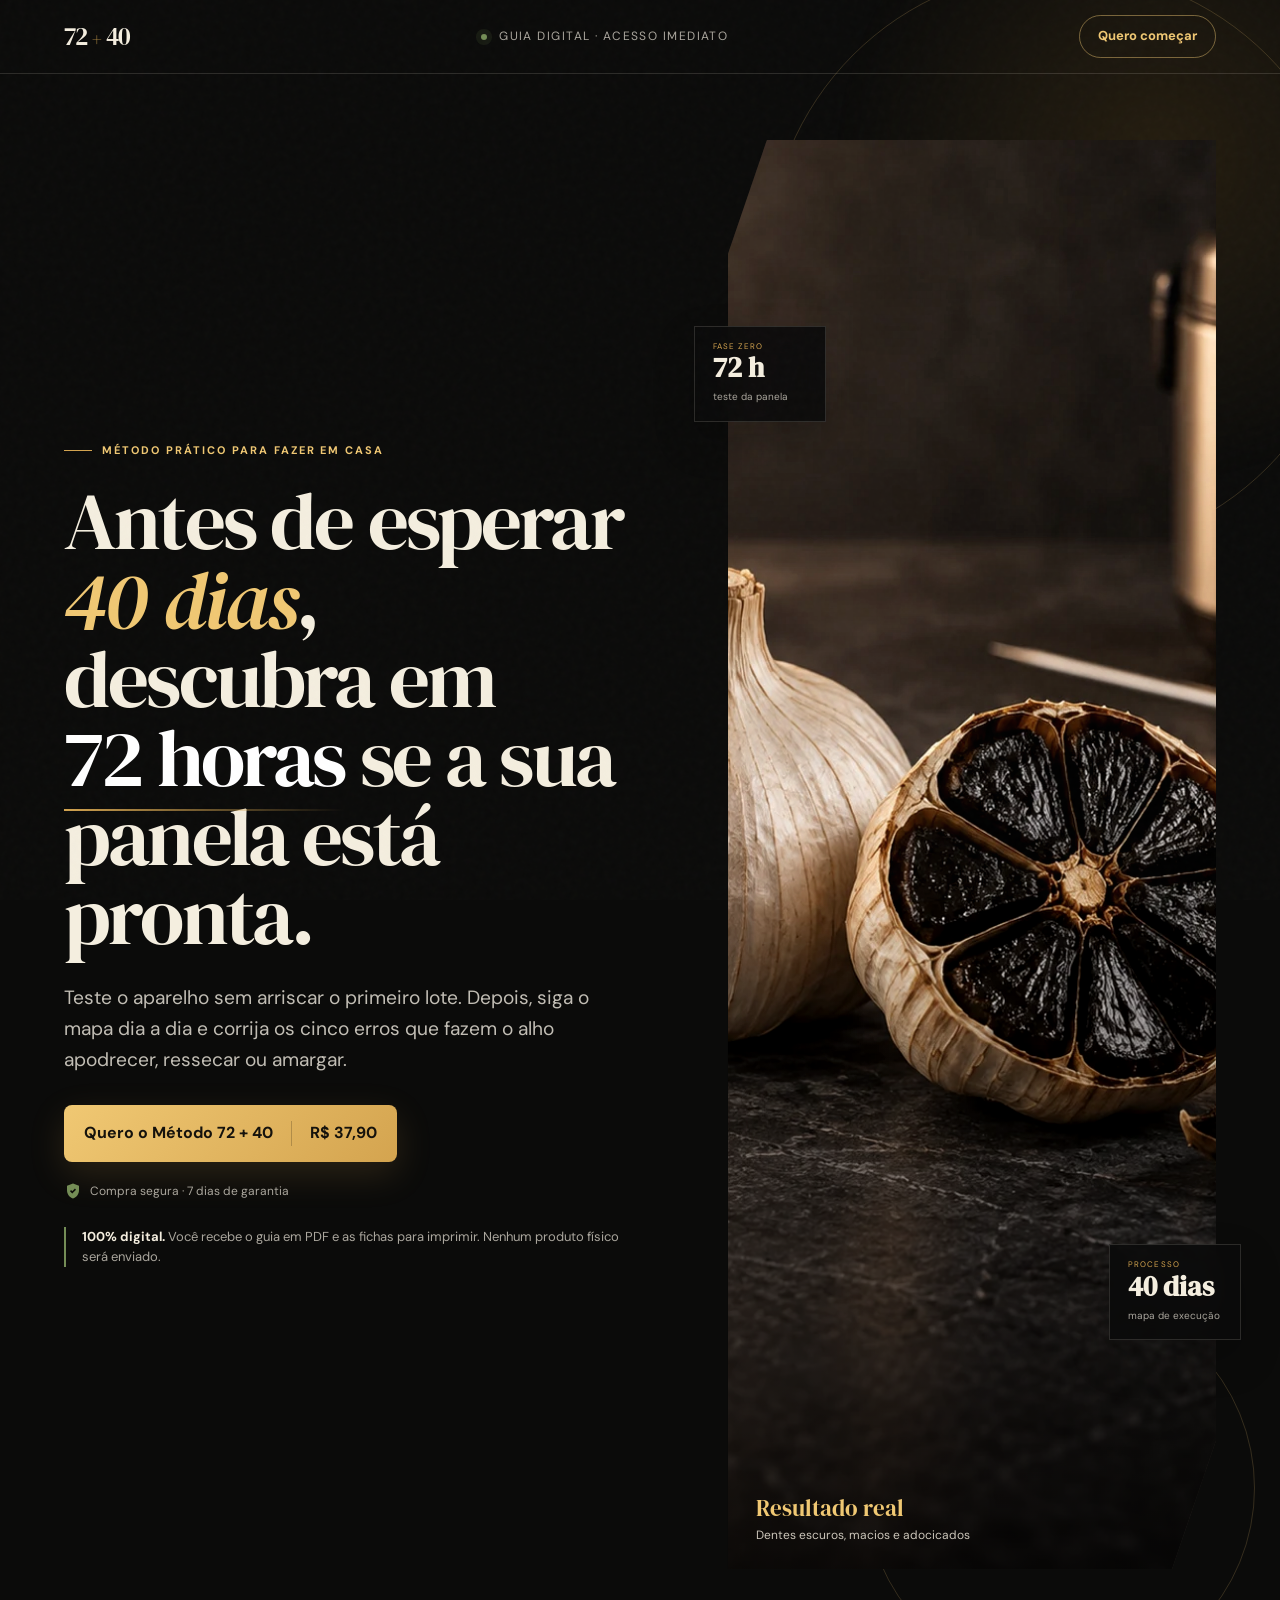
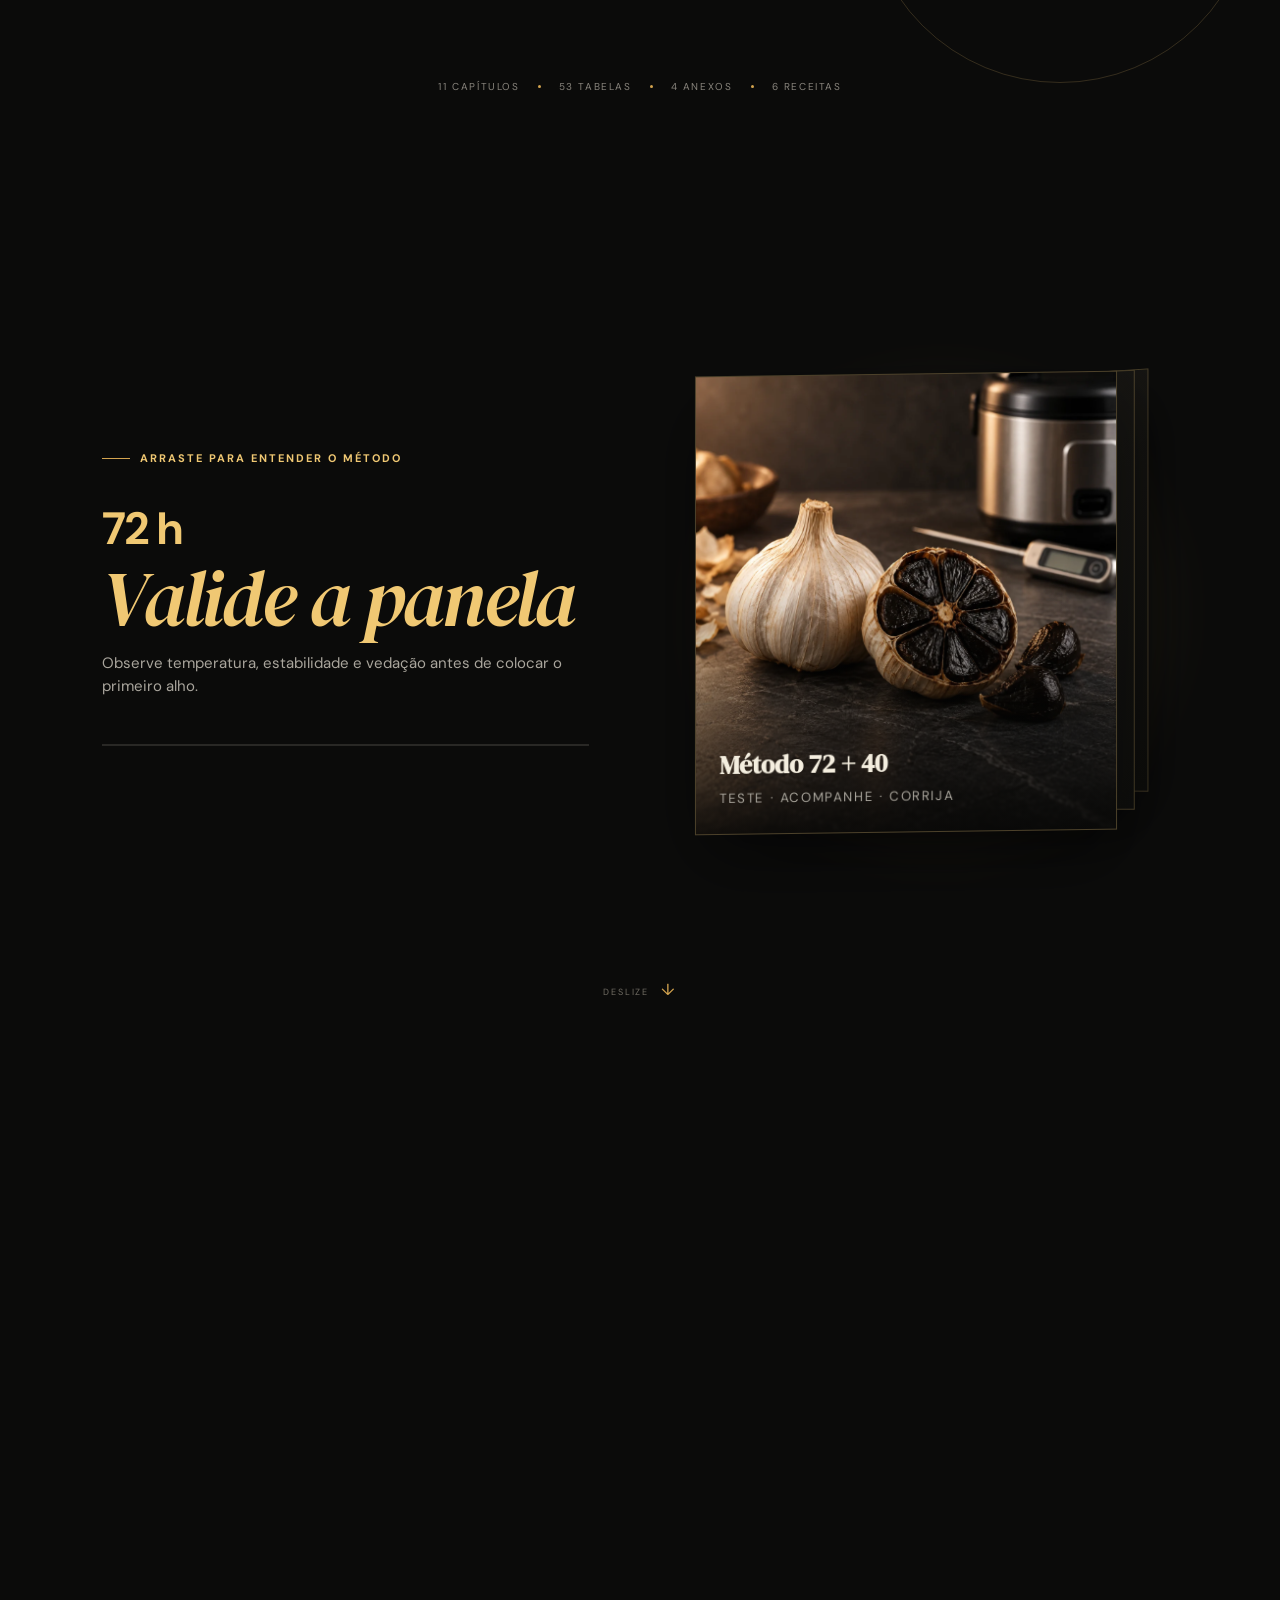
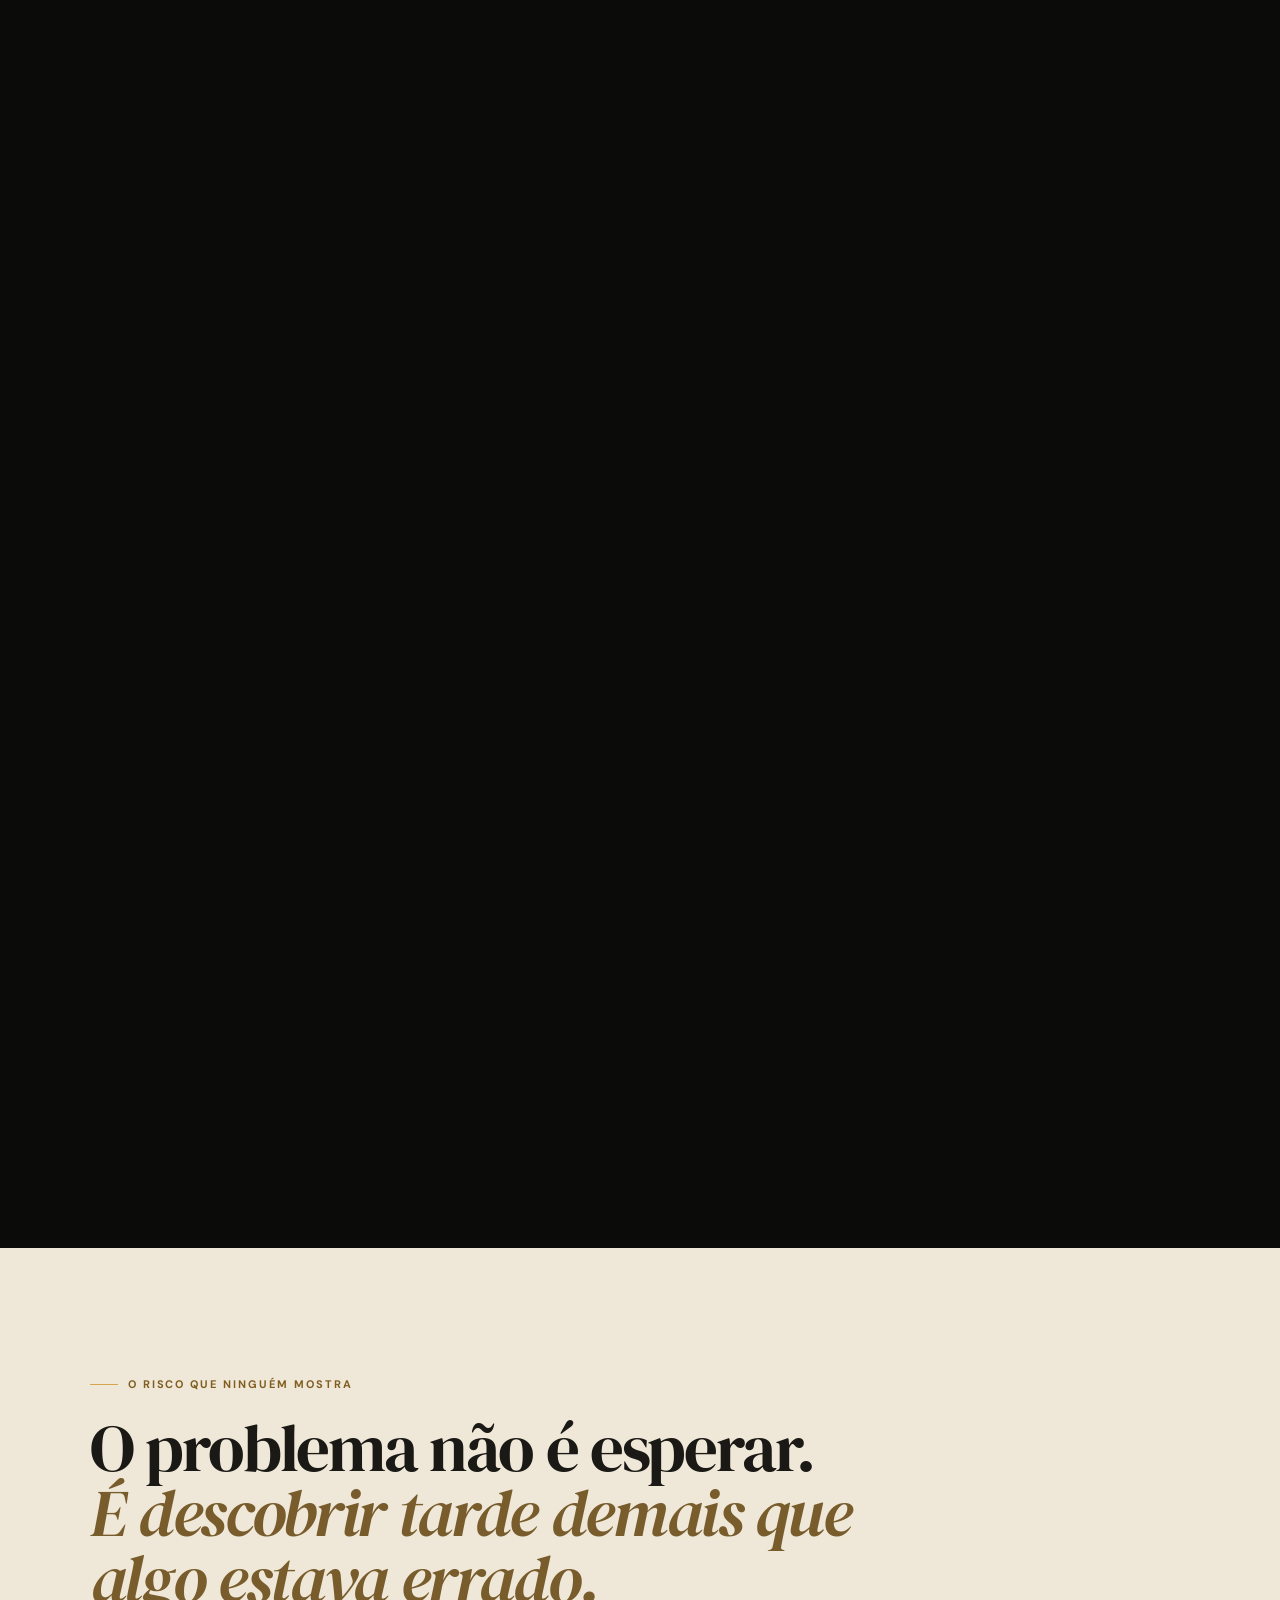
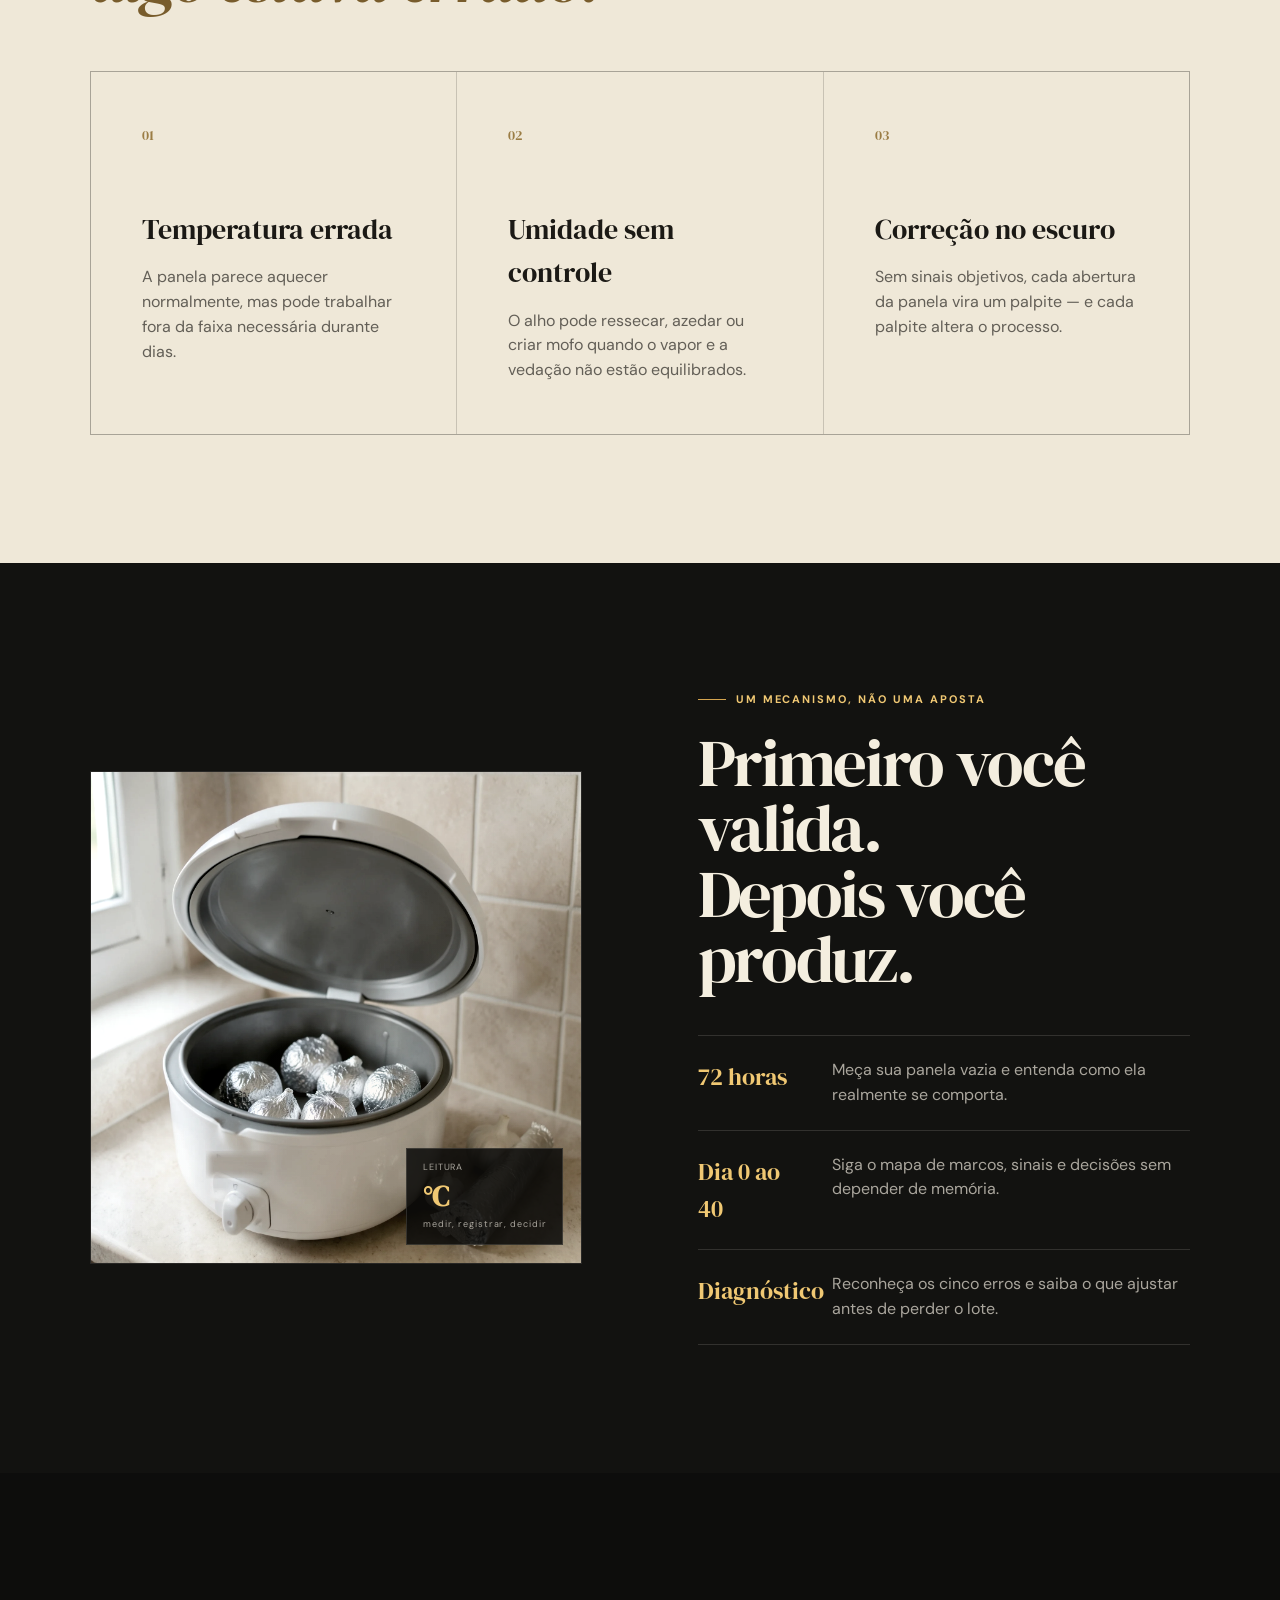
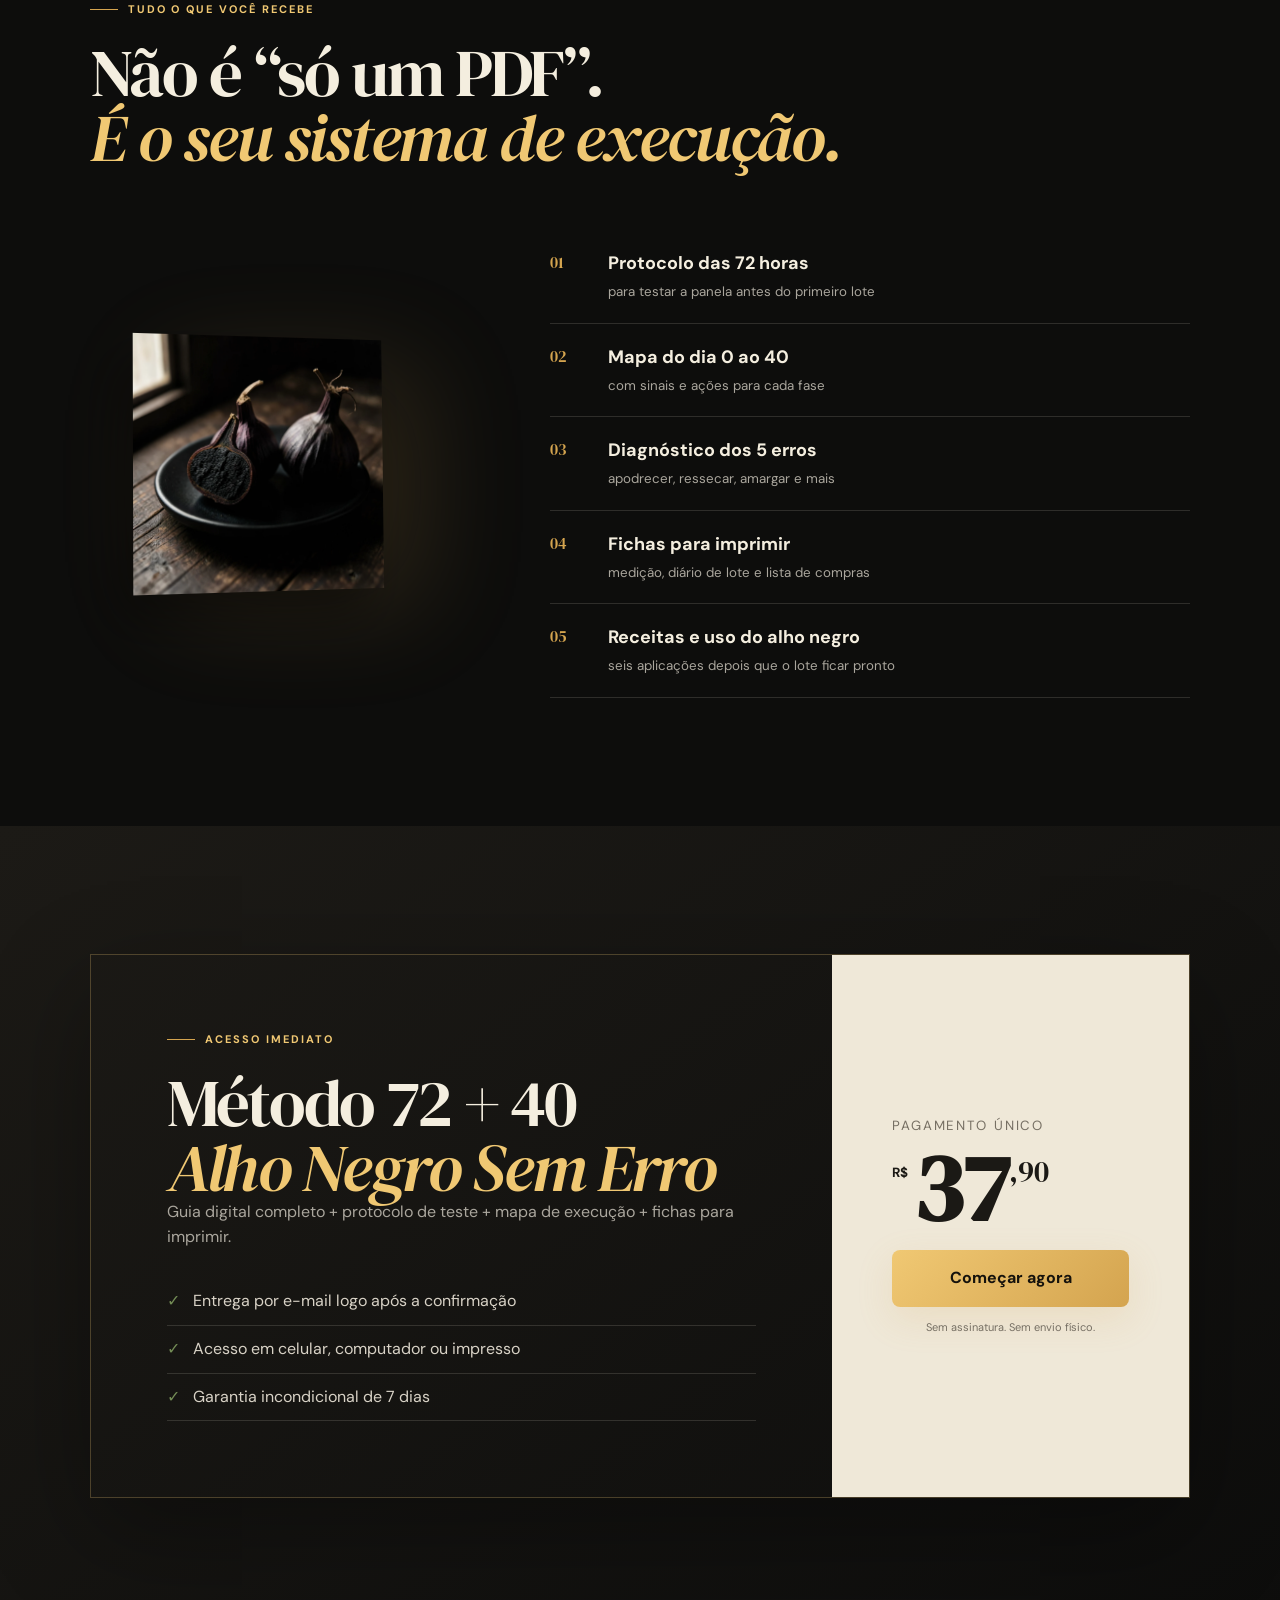
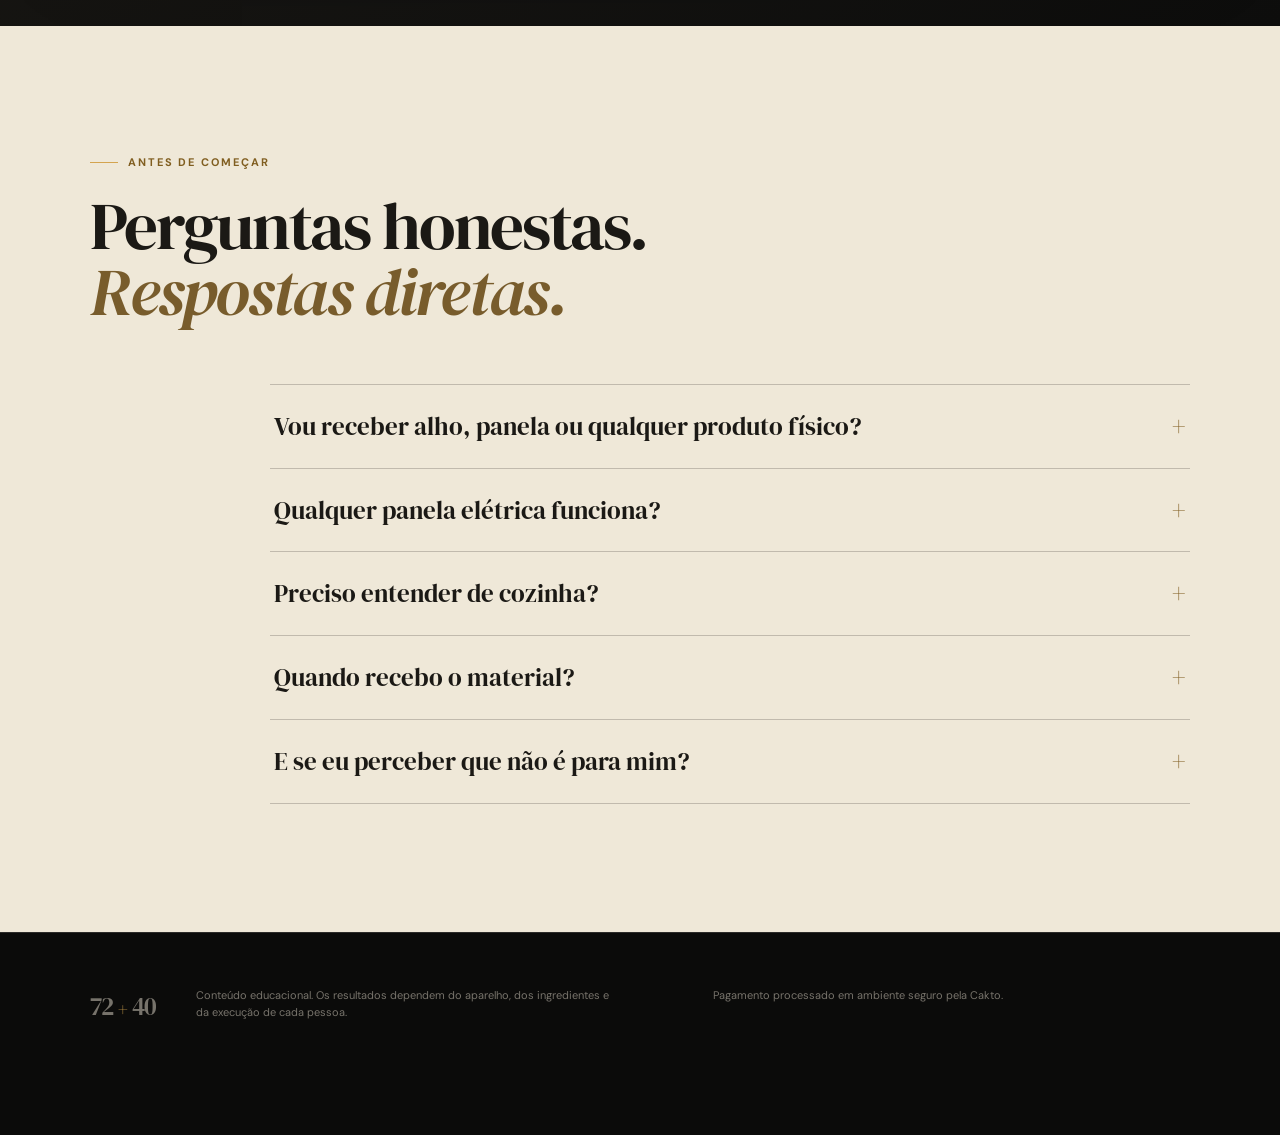
<file: index.html>
<!doctype html>
<html lang="pt-BR">
<head>
  <meta charset="utf-8">
  <meta name="viewport" content="width=device-width,initial-scale=1">
  <title>Método 72 + 40 — Alho Negro Sem Erro</title>
  <meta name="description" content="Teste sua panela em 72 horas e siga um mapa prático de 40 dias para fazer alho negro em casa sem perder o lote.">
  <meta name="theme-color" content="#0b0b0a">
  <link rel="preconnect" href="https://fonts.googleapis.com">
  <link rel="preconnect" href="https://fonts.gstatic.com" crossorigin>
  <link href="https://fonts.googleapis.com/css2?family=DM+Sans:wght@400;500;600;700&family=DM+Serif+Display:ital@0;1&display=swap" rel="stylesheet">
  <link rel="stylesheet" href="styles.css">
  <script>
    window.__PIXEL_ID = '3699249533558735';
    !function(f,b,e,v,n,t,s){if(f.fbq)return;n=f.fbq=function(){n.callMethod?
    n.callMethod.apply(n,arguments):n.queue.push(arguments)};if(!f._fbq)f._fbq=n;
    n.push=n;n.loaded=!0;n.version='2.0';n.queue=[];t=b.createElement(e);t.async=!0;
    t.src=v;s=b.getElementsByTagName(e)[0];s.parentNode.insertBefore(t,s)}(window,
    document,'script','https://connect.facebook.net/en_US/fbevents.js');
    fbq('init', window.__PIXEL_ID);
    fbq('track', 'PageView');
    fbq('track', 'ViewContent', {
      content_name: 'Método 72 + 40 — Alho Negro Sem Erro',
      content_ids: ['AN-METODO-72-40'],
      content_type: 'product',
      value: 37.90,
      currency: 'BRL'
    });
  </script>
  <noscript><img height="1" width="1" style="display:none" src="https://www.facebook.com/tr?id=3699249533558735&ev=PageView&noscript=1" alt=""></noscript>
</head>
<body>
  <header class="topbar">
    <a class="brand" href="#inicio" aria-label="Método 72 + 40 — início">
      <span class="brand-mark">72</span><span class="brand-cross">+</span><span class="brand-mark">40</span>
    </a>
    <div class="top-proof"><span></span> Guia digital · acesso imediato</div>
    <a class="top-cta js-checkout" href="https://pay.cakto.com.br/nifwe6v_1089960">Quero começar</a>
  </header>

  <main>
    <section class="hero" id="inicio">
      <div class="hero-glow" aria-hidden="true"></div>
      <div class="hero-copy reveal">
        <div class="eyebrow"><i></i> Método prático para fazer em casa</div>
        <h1>Antes de esperar <em>40 dias</em>, descubra em <strong>72 horas</strong> se a sua panela está pronta.</h1>
        <p class="hero-lead">Teste o aparelho sem arriscar o primeiro lote. Depois, siga o mapa dia a dia e corrija os cinco erros que fazem o alho apodrecer, ressecar ou amargar.</p>
        <div class="hero-actions">
          <a class="button button-primary js-checkout" href="https://pay.cakto.com.br/nifwe6v_1089960">
            <span>Quero o Método 72 + 40</span><b>R$ 37,90</b>
          </a>
          <div class="microcopy"><svg viewBox="0 0 24 24" aria-hidden="true"><path d="M12 2l8 3v6c0 5-3.4 9.7-8 11-4.6-1.3-8-6-8-11V5l8-3zm-1 13.2l5-5-1.4-1.4-3.6 3.6-1.6-1.6L8 12.2l3 3z"/></svg> Compra segura · 7 dias de garantia</div>
        </div>
        <div class="digital-note">
          <b>100% digital.</b> Você recebe o guia em PDF e as fichas para imprimir. Nenhum produto físico será enviado.
        </div>
      </div>

      <div class="hero-stage reveal" aria-label="Alho negro verdadeiro, panela elétrica e termômetro">
        <div class="orbit orbit-one"></div>
        <div class="orbit orbit-two"></div>
        <figure class="hero-photo">
          <img src="assets/alho-negro-hero.webp" width="1200" height="1429" alt="Bulbo de alho e alho negro com dentes bem definidos ao lado de uma panela elétrica e termômetro">
          <figcaption><span>Resultado real</span> Dentes escuros, macios e adocicados</figcaption>
        </figure>
        <div class="data-card data-a"><small>FASE ZERO</small><strong>72 h</strong><span>teste da panela</span></div>
        <div class="data-card data-b"><small>PROCESSO</small><strong>40 dias</strong><span>mapa de execução</span></div>
      </div>

      <div class="hero-proof reveal">
        <span>11 capítulos</span><i></i><span>53 tabelas</span><i></i><span>4 anexos</span><i></i><span>6 receitas</span>
      </div>
    </section>

    <section class="scroll-lab" aria-label="Jornada interativa do método">
      <div class="scroll-sticky">
        <div class="scroll-copy">
          <div class="eyebrow"><i></i> Arraste para entender o método</div>
          <h2><span id="scroll-day">72 h</span><br><em id="scroll-title">Valide a panela</em></h2>
          <p id="scroll-text">Observe temperatura, estabilidade e vedação antes de colocar o primeiro alho.</p>
          <div class="scroll-meter"><i id="scroll-meter-fill"></i></div>
        </div>
        <div class="scroll-object" id="scroll-object">
          <div class="object-glow"></div>
          <div class="object-card object-back"><span>40</span><small>dias acompanhados</small></div>
          <div class="object-card object-mid"><span>5</span><small>erros diagnosticados</small></div>
          <div class="object-card object-front">
            <img src="assets/alho-negro-hero.webp" alt="Alho negro verdadeiro em uma composição tridimensional">
            <div><b>Método 72 + 40</b><small>teste · acompanhe · corrija</small></div>
          </div>
        </div>
        <div class="scroll-hint">deslize <span>↓</span></div>
      </div>
    </section>

    <section class="truth section-pad">
      <div class="section-heading reveal">
        <div class="eyebrow"><i></i> O risco que ninguém mostra</div>
        <h2>O problema não é esperar.<br><em>É descobrir tarde demais que algo estava errado.</em></h2>
      </div>
      <div class="truth-grid">
        <article class="truth-card reveal">
          <span class="card-num">01</span>
          <h3>Temperatura errada</h3>
          <p>A panela parece aquecer normalmente, mas pode trabalhar fora da faixa necessária durante dias.</p>
        </article>
        <article class="truth-card reveal">
          <span class="card-num">02</span>
          <h3>Umidade sem controle</h3>
          <p>O alho pode ressecar, azedar ou criar mofo quando o vapor e a vedação não estão equilibrados.</p>
        </article>
        <article class="truth-card reveal">
          <span class="card-num">03</span>
          <h3>Correção no escuro</h3>
          <p>Sem sinais objetivos, cada abertura da panela vira um palpite — e cada palpite altera o processo.</p>
        </article>
      </div>
    </section>

    <section class="mechanism section-pad">
      <div class="mechanism-visual reveal">
        <div class="machine">
          <img src="assets/panela.webp" alt="Panela elétrica usada no processo de alho negro">
          <div class="scanline"></div>
          <div class="temp-readout"><small>LEITURA</small><b>°C</b><span>medir, registrar, decidir</span></div>
        </div>
      </div>
      <div class="mechanism-copy reveal">
        <div class="eyebrow"><i></i> Um mecanismo, não uma aposta</div>
        <h2>Primeiro você valida.<br>Depois você produz.</h2>
        <ol class="steps">
          <li><b>72 horas</b><span>Meça sua panela vazia e entenda como ela realmente se comporta.</span></li>
          <li><b>Dia 0 ao 40</b><span>Siga o mapa de marcos, sinais e decisões sem depender de memória.</span></li>
          <li><b>Diagnóstico</b><span>Reconheça os cinco erros e saiba o que ajustar antes de perder o lote.</span></li>
        </ol>
      </div>
    </section>

    <section class="stack section-pad" id="metodo">
      <div class="section-heading reveal">
        <div class="eyebrow"><i></i> Tudo o que você recebe</div>
        <h2>Não é “só um PDF”.<br><em>É o seu sistema de execução.</em></h2>
      </div>
      <div class="stack-shell reveal">
        <div class="stack-book">
          <img src="assets/capa-guia.webp" alt="Capa do guia Alho Negro em Casa">
          <div class="book-shadow"></div>
        </div>
        <div class="stack-list">
          <div><span>01</span><p><b>Protocolo das 72 horas</b><small>para testar a panela antes do primeiro lote</small></p></div>
          <div><span>02</span><p><b>Mapa do dia 0 ao 40</b><small>com sinais e ações para cada fase</small></p></div>
          <div><span>03</span><p><b>Diagnóstico dos 5 erros</b><small>apodrecer, ressecar, amargar e mais</small></p></div>
          <div><span>04</span><p><b>Fichas para imprimir</b><small>medição, diário de lote e lista de compras</small></p></div>
          <div><span>05</span><p><b>Receitas e uso do alho negro</b><small>seis aplicações depois que o lote ficar pronto</small></p></div>
        </div>
      </div>
    </section>

    <section class="offer section-pad" id="oferta">
      <div class="offer-card reveal">
        <div class="offer-copy">
          <div class="eyebrow"><i></i> Acesso imediato</div>
          <h2>Método 72 + 40<br><em>Alho Negro Sem Erro</em></h2>
          <p>Guia digital completo + protocolo de teste + mapa de execução + fichas para imprimir.</p>
          <ul>
            <li>Entrega por e-mail logo após a confirmação</li>
            <li>Acesso em celular, computador ou impresso</li>
            <li>Garantia incondicional de 7 dias</li>
          </ul>
        </div>
        <div class="price-box">
          <small>Pagamento único</small>
          <div class="price"><sup>R$</sup><strong>37</strong><span>,90</span></div>
          <a class="button button-primary js-checkout" href="https://pay.cakto.com.br/nifwe6v_1089960">Começar agora</a>
          <p>Sem assinatura. Sem envio físico.</p>
        </div>
      </div>
    </section>

    <section class="faq section-pad">
      <div class="section-heading reveal">
        <div class="eyebrow"><i></i> Antes de começar</div>
        <h2>Perguntas honestas.<br><em>Respostas diretas.</em></h2>
      </div>
      <div class="faq-list">
        <details class="reveal"><summary>Vou receber alho, panela ou qualquer produto físico?</summary><p>Não. Esta oferta é um guia 100% digital, com material em PDF e fichas que você pode imprimir em casa.</p></details>
        <details class="reveal"><summary>Qualquer panela elétrica funciona?</summary><p>Não dá para prometer isso sem medir. É exatamente por isso que o método começa pelo protocolo de 72 horas: ele ajuda você a entender se o seu aparelho mantém o comportamento necessário antes de arriscar o alho.</p></details>
        <details class="reveal"><summary>Preciso entender de cozinha?</summary><p>Não. O método foi organizado como uma sequência prática de medições, sinais e decisões, inclusive com uma lista dos erros mais comuns.</p></details>
        <details class="reveal"><summary>Quando recebo o material?</summary><p>O acesso é enviado por e-mail depois da confirmação do pagamento.</p></details>
        <details class="reveal"><summary>E se eu perceber que não é para mim?</summary><p>Você pode solicitar o reembolso dentro do prazo de 7 dias previsto na oferta.</p></details>
      </div>
    </section>
  </main>

  <footer>
    <a class="brand" href="#inicio"><span class="brand-mark">72</span><span class="brand-cross">+</span><span class="brand-mark">40</span></a>
    <p>Conteúdo educacional. Os resultados dependem do aparelho, dos ingredientes e da execução de cada pessoa.</p>
    <p>Pagamento processado em ambiente seguro pela Cakto.</p>
  </footer>

  <div class="mobile-buy">
    <div><small>Guia digital</small><b>R$ 37,90</b></div>
    <a class="js-checkout" href="https://pay.cakto.com.br/nifwe6v_1089960">Quero começar</a>
  </div>

  <script src="app.js"></script>
</body>
</html>
</file>
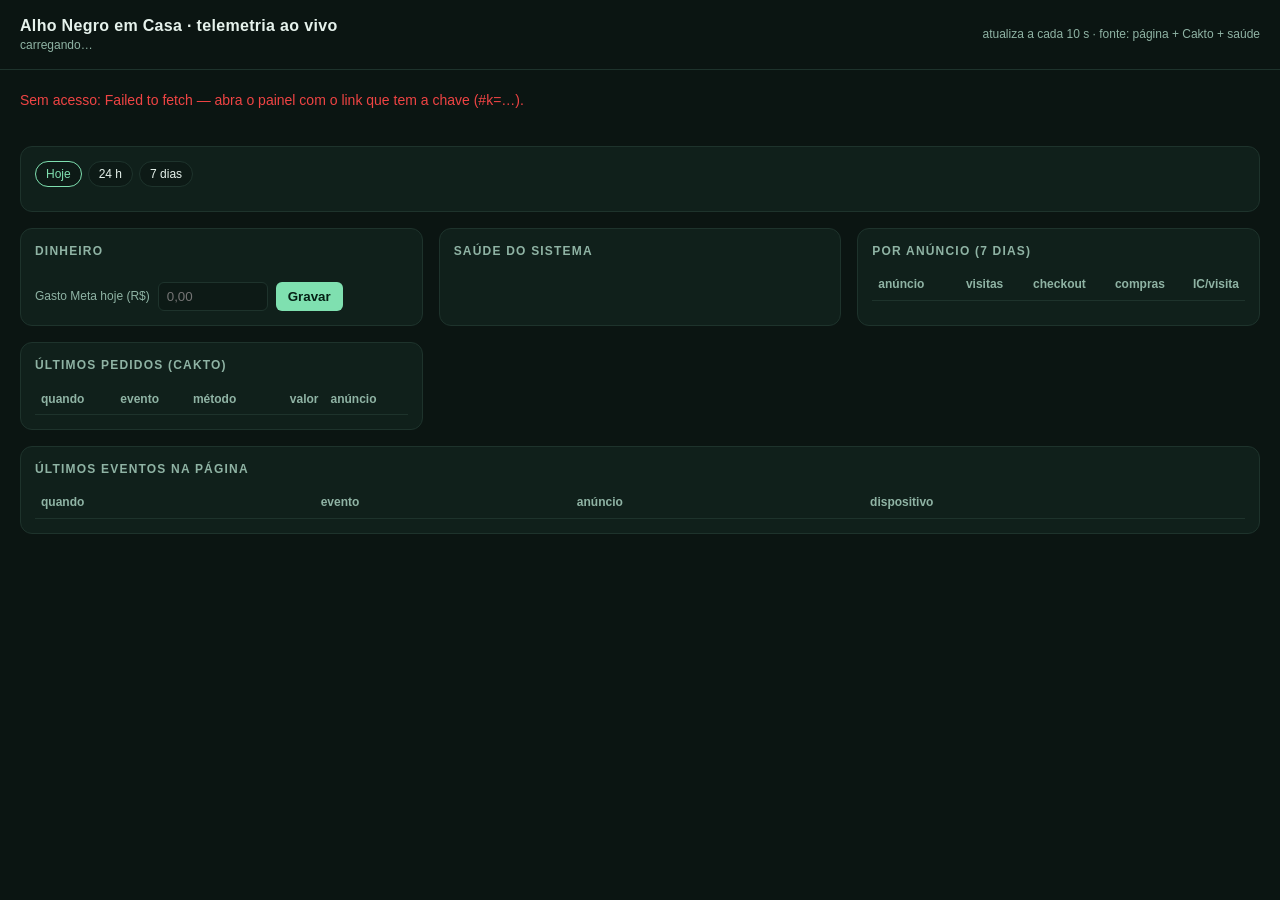
<file: telemetria/index.html>
<!doctype html><html lang="pt-BR"><head><meta charset="utf-8"><meta name="viewport" content="width=device-width,initial-scale=1"><title>Telemetria · Alho Negro em Casa</title>
<meta name="robots" content="noindex,nofollow">
<style>
:root{--bg:#0b1512;--pan:#10201b;--tx:#e6f2ec;--mut:#8fb3a4;--ok:#22c55e;--warn:#f59e0b;--bad:#ef4444;--acc:#7fe0b0;--line:#1e332c}
*{box-sizing:border-box}body{margin:0;background:var(--bg);color:var(--tx);font:14px/1.45 -apple-system,Segoe UI,Roboto,sans-serif}
header{display:flex;justify-content:space-between;align-items:center;padding:14px 20px;border-bottom:1px solid var(--line)}
h1{font-size:16px;margin:0;font-weight:600;letter-spacing:.02em}.sub{color:var(--mut);font-size:12px}
main{padding:16px 20px;display:grid;gap:16px;grid-template-columns:repeat(auto-fit,minmax(320px,1fr))}
.card{background:var(--pan);border:1px solid var(--line);border-radius:12px;padding:14px}
.card h2{font-size:12px;color:var(--mut);margin:0 0 10px;font-weight:600;text-transform:uppercase;letter-spacing:.1em}
.funil{display:grid;grid-template-columns:repeat(4,1fr);gap:8px}.funil .st{background:#0d1a16;border-radius:8px;padding:10px;text-align:center}
.st b{display:block;font-size:26px;font-weight:700;font-variant-numeric:tabular-nums}.st span{font-size:11px;color:var(--mut)}.st i{display:block;font-style:normal;font-size:11px;color:var(--acc)}
table{width:100%;border-collapse:collapse;font-size:12px}th,td{text-align:left;padding:6px 6px;border-bottom:1px solid var(--line)}th{color:var(--mut);font-weight:600}td.n,th.n{text-align:right;font-variant-numeric:tabular-nums}
.dot{display:inline-block;width:9px;height:9px;border-radius:50%;margin-right:6px;vertical-align:middle}.ok{background:var(--ok)}.bad{background:var(--bad)}.warn{background:var(--warn)}
.tabs{display:flex;gap:6px;margin-bottom:10px}.tabs button{background:#0d1a16;border:1px solid var(--line);color:var(--tx);padding:5px 10px;border-radius:999px;cursor:pointer;font-size:12px}.tabs button.on{border-color:var(--acc);color:var(--acc)}
.kpi{display:grid;grid-template-columns:repeat(3,1fr);gap:8px}.kpi div{background:#0d1a16;border-radius:8px;padding:10px}.kpi b{font-size:20px;display:block;font-variant-numeric:tabular-nums}.kpi span{font-size:11px;color:var(--mut)}
input{background:#0d1a16;border:1px solid var(--line);color:var(--tx);padding:6px 8px;border-radius:6px;width:110px}button.b{background:var(--acc);color:#052015;border:0;padding:7px 12px;border-radius:6px;font-weight:600;cursor:pointer}
.gate{font-size:12px;color:var(--mut)}.gate b{color:var(--tx)}.alert{color:var(--warn)}
#erro{color:var(--bad);padding:20px}
</style></head><body>
<header><div><h1>Alho Negro em Casa · telemetria ao vivo</h1><div class="sub" id="status">carregando…</div></div><div class="sub">atualiza a cada 10 s · fonte: página + Cakto + saúde</div></header>
<div id="erro" hidden></div>
<main id="app" hidden>
 <section class="card" style="grid-column:1/-1">
  <div class="tabs"><button data-j="hoje" class="on">Hoje</button><button data-j="24h">24 h</button><button data-j="7d">7 dias</button></div>
  <div class="funil" id="funil"></div>
 </section>
 <section class="card"><h2>Dinheiro</h2><div class="kpi" id="kpi"></div>
  <p class="gate" id="gates"></p>
  <div style="margin-top:8px;display:flex;gap:8px;align-items:center;flex-wrap:wrap"><span class="sub">Gasto Meta hoje (R$)</span><input id="gasto" type="number" step="0.01" placeholder="0,00"><button class="b" id="salvar">Gravar</button><span class="sub" id="gastoMsg"></span></div>
 </section>
 <section class="card"><h2>Saúde do sistema</h2><table><tbody id="saude"></tbody></table></section>
 <section class="card"><h2>Por anúncio (7 dias)</h2><table><thead><tr><th>anúncio</th><th class="n">visitas</th><th class="n">checkout</th><th class="n">compras</th><th class="n">IC/visita</th></tr></thead><tbody id="anuncios"></tbody></table></section>
 <section class="card"><h2>Últimos pedidos (Cakto)</h2><table><thead><tr><th>quando</th><th>evento</th><th>método</th><th class="n">valor</th><th>anúncio</th></tr></thead><tbody id="pedidos"></tbody></table></section>
 <section class="card" style="grid-column:1/-1"><h2>Últimos eventos na página</h2><table><thead><tr><th>quando</th><th>evento</th><th>anúncio</th><th>dispositivo</th></tr></thead><tbody id="eventos"></tbody></table></section>
</main>
<script>
const URL_='https://rlrxeegnwjsmxwzoytiz.supabase.co/rest/v1/rpc/';
const KEY='eyJhbGciOiJIUzI1NiIsInR5cCI6IkpXVCJ9.eyJpc3MiOiJzdXBhYmFzZSIsInJlZiI6InJscnhlZWdud2pzbXh3em95dGl6Iiwicm9sZSI6ImFub24iLCJpYXQiOjE3NzQzOTcxMDEsImV4cCI6MjA4OTk3MzEwMX0.jWsEO2sx5Iu5NxIQt5TXPCKzqsBqRngVcE5aBVFxWgw';
const TOKEN=(location.hash.match(/k=([a-f0-9]+)/)||[])[1]||localStorage.getItem('an_k')||'';
if(TOKEN) try{localStorage.setItem('an_k',TOKEN)}catch(e){}
let janela='hoje', dados=null;
const PRECO=69.90, CPA_EMPATE=64, CPA_ESCALA=34.95;
const fmt=n=>Number(n||0).toLocaleString('pt-BR',{minimumFractionDigits:2,maximumFractionDigits:2});
const pct=(a,b)=>b?Math.round(a/b*1000)/10+'%':'–';
const hora=ts=>new Date(ts).toLocaleString('pt-BR',{day:'2-digit',month:'2-digit',hour:'2-digit',minute:'2-digit'});
async function rpc(fn,body){const r=await fetch(URL_+fn,{method:'POST',headers:{apikey:KEY,Authorization:'Bearer '+KEY,'Content-Type':'application/json'},body:JSON.stringify(body)});if(!r.ok)throw new Error(fn+' '+r.status+' '+await r.text());const t=await r.text();return t?JSON.parse(t):null}
function render(){
  const j=dados.janelas[janela]||{}; const f=document.getElementById('funil');
  const etapas=[['Visitas',j.visitas,null],['Viu a oferta',j.view_content,j.visitas],['Clicou no pacote',j.add_to_cart,j.visitas],['Foi ao checkout',j.initiate_checkout,j.visitas],['Cobrança gerada',j.cobrancas_geradas,j.initiate_checkout],['Compras pagas',j.compras,j.cobrancas_geradas],['Com bump',j.compras_com_bump,j.compras],['Reembolsos',j.reembolsos,j.compras]];
  f.innerHTML=etapas.map(([n,v,b])=>`<div class="st"><span>${n}</span><b>${v??0}</b><i>${b!=null?pct(v,b):'&nbsp;'}</i></div>`).join('');
  const gasto=+j.gasto||0, compras=+j.compras||0, receita=+j.receita||0;
  const cpa=compras?gasto/compras:null; const roas=gasto?receita/gasto:null;
  document.getElementById('kpi').innerHTML=`<div><span>Receita</span><b>R$ ${fmt(receita)}</b></div><div><span>Gasto (digitado)</span><b>R$ ${fmt(gasto)}</b></div><div><span>Resultado</span><b style="color:${receita-gasto>=0?'var(--ok)':'var(--bad)'}">R$ ${fmt(receita-gasto)}</b></div><div><span>CPA</span><b>${cpa!=null?'R$ '+fmt(cpa):'–'}</b></div><div><span>ROAS</span><b>${roas!=null?roas.toFixed(2)+'x':'–'}</b></div><div><span>Ticket médio</span><b>${compras?'R$ '+fmt(receita/compras):'–'}</b></div>`;
  const ic=+j.initiate_checkout||0; let g=[];
  if(gasto>=35&&ic===0) g.push('<span class="alert">⚠ R$ 35+ gastos e nenhum início de checkout: regra manda pausar o anúncio pior.</span>');
  if(gasto>=105&&compras===0) g.push('<span class="alert">⚠ R$ 105+ gastos sem compra: gate de corte do conjunto.</span>');
  if(cpa!=null) g.push(cpa<=CPA_ESCALA?'<span style="color:var(--ok)">CPA abaixo de R$ 34,95: zona de escala (+20% a cada 3 dias).</span>':cpa<=CPA_EMPATE?'CPA entre empate e escala: segura e observa.':'<span class="alert">CPA acima do empate (R$ 64).</span>');
  document.getElementById('gates').innerHTML='<b>Gates do plano R$ 320:</b> '+(g.length?g.join(' '):'sem alerta. Empate = 5 vendas só front, 4 com bumps.');
  document.getElementById('saude').innerHTML=(dados.saude||[]).map(s=>`<tr><td><span class="dot ${s.ok?'ok':'bad'}"></span>${s.alvo}</td><td class="n">HTTP ${s.http}</td><td class="n">${s.ms} ms</td><td class="n">${hora(s.ts)}</td></tr>`).join('')||'<tr><td>sem checagem ainda</td></tr>';
  document.getElementById('anuncios').innerHTML=(dados.por_anuncio||[]).map(a=>`<tr><td>${a.anuncio}</td><td class="n">${a.visitas}</td><td class="n">${a.ic}</td><td class="n">${a.compras}</td><td class="n">${pct(a.ic,a.visitas)}</td></tr>`).join('')||'<tr><td colspan=5>nenhuma visita com utm ainda</td></tr>';
  document.getElementById('pedidos').innerHTML=(dados.ultimos_pedidos||[]).map(p=>`<tr><td>${hora(p.ts)}</td><td>${p.evento}</td><td>${p.metodo||''}</td><td class="n">${p.valor!=null?'R$ '+fmt(p.valor):''}</td><td>${p.utm_content||''}</td></tr>`).join('')||'<tr><td colspan=5>nenhum pedido ainda</td></tr>';
  document.getElementById('eventos').innerHTML=(dados.ultimos_eventos||[]).map(e=>`<tr><td>${hora(e.ts)}</td><td>${e.evento}</td><td>${e.utm_content||''}</td><td>${e.dispositivo||''}</td></tr>`).join('');
  document.getElementById('status').textContent='atualizado '+new Date(dados.gerado_em).toLocaleTimeString('pt-BR')+' · janela: '+janela;
}
async function carregar(){ try{ dados=await rpc('an_painel',{p_token:TOKEN}); document.getElementById('app').hidden=false; document.getElementById('erro').hidden=true; render(); }catch(e){ document.getElementById('erro').hidden=false; document.getElementById('erro').textContent='Sem acesso: '+e.message+' — abra o painel com o link que tem a chave (#k=…).'; } }
document.querySelectorAll('.tabs button').forEach(b=>b.onclick=()=>{document.querySelectorAll('.tabs button').forEach(x=>x.classList.remove('on'));b.classList.add('on');janela=b.dataset.j;render();});
document.getElementById('salvar').onclick=async()=>{ const v=parseFloat(document.getElementById('gasto').value.replace(',','.')); if(isNaN(v))return; const dia=new Date().toLocaleDateString('sv-SE',{timeZone:'America/Sao_Paulo'}); try{ await rpc('an_gasto',{p_token:TOKEN,p_dia:dia,p_gasto:v}); document.getElementById('gastoMsg').textContent='gravado'; carregar(); }catch(e){ document.getElementById('gastoMsg').textContent='erro'; } };
carregar(); setInterval(carregar,10000);
</script></body></html>
</file>
<file: styles.css>
:root{
  --bg:#0b0b0a;--surface:#121210;--surface-2:#191816;--line:rgba(244,238,222,.14);
  --ink:#f4eedf;--muted:#aaa69d;--gold:#d4a44f;--gold-2:#f0c873;--green:#748d56;
  --serif:'DM Serif Display',Georgia,serif;--sans:'DM Sans',Arial,sans-serif;
}
*{box-sizing:border-box}
html{scroll-behavior:smooth;max-width:100%;overflow-x:clip}
body{margin:0;max-width:100%;background:var(--bg);color:var(--ink);font-family:var(--sans);font-size:16px;line-height:1.55;-webkit-font-smoothing:antialiased;overflow-x:clip}
main,.hero,.hero-copy,.hero-stage{min-width:0}
body:before{content:"";position:fixed;inset:0;pointer-events:none;opacity:.19;z-index:20;background-image:url("data:image/svg+xml,%3Csvg viewBox='0 0 180 180' xmlns='http://www.w3.org/2000/svg'%3E%3Cfilter id='n'%3E%3CfeTurbulence type='fractalNoise' baseFrequency='.75' numOctaves='3' stitchTiles='stitch'/%3E%3C/filter%3E%3Crect width='100%25' height='100%25' filter='url(%23n)' opacity='.12'/%3E%3C/svg%3E")}
a{color:inherit;text-decoration:none}img{display:block;max-width:100%}
.topbar{height:74px;padding:0 clamp(20px,5vw,72px);display:flex;align-items:center;justify-content:space-between;border-bottom:1px solid var(--line);position:absolute;top:0;left:0;right:0;z-index:10}
.brand{display:flex;align-items:baseline;gap:5px;font-family:var(--serif);font-size:25px;letter-spacing:-.04em}.brand-cross{color:var(--gold);font-size:18px}.top-proof{font-size:12px;letter-spacing:.12em;text-transform:uppercase;color:var(--muted)}.top-proof span{display:inline-block;width:6px;height:6px;background:var(--green);border-radius:50%;margin-right:8px;box-shadow:0 0 0 5px rgba(116,141,86,.12)}
.top-cta{border:1px solid rgba(240,200,115,.45);padding:10px 18px;border-radius:99px;font-size:13px;font-weight:700;color:var(--gold-2);transition:.25s}.top-cta:hover{background:var(--gold);color:#111;border-color:var(--gold)}
.hero{min-height:100svh;padding:140px clamp(20px,5vw,72px) 54px;display:grid;grid-template-columns:minmax(0,1fr) minmax(380px,.85fr);gap:clamp(42px,7vw,100px);align-items:center;position:relative;isolation:isolate}
.hero-glow{position:absolute;width:55vw;height:55vw;right:-18vw;top:-15vw;background:radial-gradient(circle,rgba(201,146,56,.14),transparent 65%);filter:blur(8px);z-index:-1}
.hero-copy{max-width:760px}.eyebrow{display:flex;align-items:center;gap:10px;color:var(--gold-2);font-size:11px;font-weight:700;letter-spacing:.18em;text-transform:uppercase;margin-bottom:22px}.eyebrow i{display:block;width:28px;height:1px;background:var(--gold)}
h1,h2,h3,p{margin-top:0}h1,h2{font-family:var(--serif);font-weight:400;letter-spacing:-.035em;line-height:.98}h1{font-size:clamp(47px,6.3vw,96px);margin-bottom:28px;max-width:920px}h1 em,h2 em{font-weight:400;color:var(--gold-2)}h1 strong{font-weight:400;color:#fff;white-space:nowrap;position:relative}h1 strong:after{content:"";position:absolute;height:2px;left:0;right:0;bottom:2px;background:linear-gradient(90deg,var(--gold),transparent)}
.hero-lead{color:#c1bdb4;font-size:clamp(17px,1.5vw,21px);max-width:650px;line-height:1.6;margin-bottom:30px}
.hero-actions{display:flex;align-items:center;gap:20px;flex-wrap:wrap}.button{display:inline-flex;align-items:center;justify-content:center;border-radius:8px;font-weight:700;transition:.25s}.button-primary{background:linear-gradient(135deg,var(--gold-2),var(--gold));color:#15120c;padding:16px 20px;min-width:300px;gap:18px;box-shadow:0 12px 36px rgba(212,164,79,.16)}.button-primary:hover{transform:translateY(-2px);box-shadow:0 16px 44px rgba(212,164,79,.25)}.button-primary b{padding-left:18px;border-left:1px solid rgba(0,0,0,.2)}
.microcopy{display:flex;align-items:center;gap:8px;color:var(--muted);font-size:12px}.microcopy svg{width:18px;fill:var(--green)}
.digital-note{margin-top:26px;padding-left:16px;border-left:2px solid var(--green);max-width:610px;color:var(--muted);font-size:13px}.digital-note b{color:var(--ink)}
.hero-stage{position:relative;max-width:560px;justify-self:end;width:100%}.hero-photo{margin:0;position:relative;clip-path:polygon(8% 0,100% 0,100% 91%,91% 100%,0 100%,0 8%);overflow:hidden;background:#171511;box-shadow:0 38px 100px rgba(0,0,0,.5)}.hero-photo:after{content:"";position:absolute;inset:0;background:linear-gradient(180deg,transparent 52%,rgba(0,0,0,.82));pointer-events:none}.hero-photo img{aspect-ratio:5/6;object-fit:cover;filter:saturate(.82) contrast(1.05)}.hero-photo figcaption{position:absolute;z-index:2;left:28px;bottom:24px;font-size:12px;color:#ccc6ba}.hero-photo figcaption span{display:block;color:var(--gold-2);font-family:var(--serif);font-size:23px}
.orbit{position:absolute;border:1px solid rgba(240,200,115,.18);border-radius:50%;z-index:-1}.orbit-one{width:120%;aspect-ratio:1;right:-28%;top:-12%}.orbit-two{width:80%;aspect-ratio:1;right:-8%;bottom:-8%}
.data-card{position:absolute;background:rgba(11,11,10,.9);border:1px solid var(--line);backdrop-filter:blur(14px);padding:13px 18px;min-width:132px;z-index:3;box-shadow:0 18px 40px rgba(0,0,0,.24)}.data-card small{display:block;color:var(--gold);letter-spacing:.14em;font-size:8px}.data-card strong{display:block;font-family:var(--serif);font-size:28px;line-height:1.1}.data-card span{font-size:10px;color:var(--muted)}.data-a{left:-34px;top:13%}.data-b{right:-25px;bottom:16%}
.hero-proof{grid-column:1/-1;display:flex;justify-content:center;gap:18px;align-items:center;padding-top:20px;color:#89857d;text-transform:uppercase;font-size:10px;letter-spacing:.16em}.hero-proof i{width:3px;height:3px;border-radius:50%;background:var(--gold)}
.scroll-lab{height:300svh;background:#0b0b0a;position:relative}.scroll-sticky{height:100svh;position:sticky;top:0;overflow:hidden;padding:92px 20px 86px;display:flex;flex-direction:column;justify-content:space-between}.scroll-copy{position:relative;z-index:4}.scroll-copy .eyebrow{margin-bottom:14px}.scroll-copy h2{font-size:clamp(52px,15vw,78px);margin:0;line-height:.92}.scroll-copy h2 span{font-size:.58em;color:var(--gold-2);font-family:var(--sans);font-weight:700;letter-spacing:-.02em}.scroll-copy h2 em{display:block;margin-top:9px}.scroll-copy p{color:var(--muted);font-size:15px;line-height:1.55;max-width:500px;margin:18px 0 0;min-height:70px}.scroll-meter{height:2px;width:100%;background:rgba(244,238,222,.13);margin-top:22px}.scroll-meter i{display:block;width:100%;height:100%;background:var(--gold);transform:scaleX(0);transform-origin:left}.scroll-object{position:relative;z-index:2;width:min(78vw,430px);height:min(83vw,460px);align-self:center;perspective:1100px;transform-style:preserve-3d;margin-top:10px}.object-card{position:absolute;inset:0;border:1px solid rgba(240,200,115,.25);background:linear-gradient(145deg,#1b1915,#0e0e0c);box-shadow:0 28px 70px rgba(0,0,0,.45);transform-style:preserve-3d;will-change:transform;overflow:hidden}.object-card span{font-family:var(--serif);font-size:100px;color:var(--gold-2);display:block;line-height:.8}.object-card small{color:var(--muted);text-transform:uppercase;letter-spacing:.12em}.object-back{transform:translate3d(38px,-28px,-130px) rotateY(-10deg);padding:38px}.object-mid{transform:translate3d(20px,-14px,-70px) rotateY(-6deg);padding:38px}.object-front{display:flex;flex-direction:column;justify-content:flex-end;background:#151411}.object-front img{position:absolute;inset:0;width:100%;height:100%;object-fit:cover}.object-front:after{content:"";position:absolute;inset:0;background:linear-gradient(180deg,transparent 44%,rgba(7,7,6,.93))}.object-front>div{position:relative;z-index:2;padding:24px}.object-front b,.object-front small{display:block}.object-front b{font-family:var(--serif);font-size:26px}.object-front small{margin-top:4px}.object-glow{position:absolute;inset:-35%;background:radial-gradient(circle,rgba(212,164,79,.24),transparent 58%);filter:blur(20px);transform:translateZ(-200px)}.scroll-hint{text-align:center;color:#716d64;text-transform:uppercase;font-size:9px;letter-spacing:.2em;position:relative;z-index:4}.scroll-hint span{color:var(--gold);font-size:16px;margin-left:8px}
.section-pad{padding:clamp(80px,10vw,150px) clamp(20px,7vw,110px)}.section-heading{max-width:850px;margin-bottom:60px}.section-heading h2,.mechanism h2,.offer h2{font-size:clamp(42px,5.2vw,76px);margin-bottom:0}
.truth{background:#efe8d8;color:#1b1915}.truth .eyebrow{color:#805e20}.truth .section-heading h2 em{color:#785c2c}.truth-grid{display:grid;grid-template-columns:repeat(3,1fr);gap:1px;background:rgba(27,25,21,.18);border:1px solid rgba(27,25,21,.18)}.truth-card{background:#efe8d8;padding:clamp(28px,4vw,54px)}.card-num{font-family:var(--serif);font-size:14px;color:#9b7d45}.truth-card h3{font-family:var(--serif);font-size:28px;font-weight:400;margin:60px 0 14px}.truth-card p{color:#635f57;margin:0}
.mechanism{display:grid;grid-template-columns:1fr 1fr;gap:clamp(50px,9vw,130px);align-items:center;background:var(--surface)}.machine{position:relative;overflow:hidden;border:1px solid var(--line);background:#060606}.machine img{width:100%;aspect-ratio:1;object-fit:cover;filter:grayscale(.35) contrast(1.2)}.machine:after{content:"";position:absolute;inset:0;background:linear-gradient(135deg,transparent 45%,rgba(212,164,79,.15))}.scanline{position:absolute;z-index:2;left:0;right:0;height:1px;background:var(--gold-2);box-shadow:0 0 18px var(--gold);animation:scan 4s ease-in-out infinite}.temp-readout{position:absolute;z-index:3;right:18px;bottom:18px;background:rgba(11,11,10,.86);padding:12px 16px;border:1px solid var(--line)}.temp-readout small,.temp-readout span{display:block;font-size:9px;color:var(--muted);letter-spacing:.1em}.temp-readout b{font-family:var(--serif);font-size:28px;color:var(--gold-2)}
@keyframes scan{0%,100%{top:12%;opacity:.4}50%{top:86%;opacity:1}}
.steps{list-style:none;padding:0;margin:44px 0 0}.steps li{display:grid;grid-template-columns:110px 1fr;gap:24px;border-top:1px solid var(--line);padding:22px 0}.steps li:last-child{border-bottom:1px solid var(--line)}.steps b{font-family:var(--serif);font-size:24px;color:var(--gold-2);font-weight:400}.steps span{color:var(--muted)}
.stack{background:#0d0d0c}.stack-shell{display:grid;grid-template-columns:minmax(250px,.7fr) 1.3fr;gap:clamp(40px,9vw,130px);align-items:center}.stack-book{position:relative;padding:6% 13%}.stack-book img{position:relative;z-index:2;width:100%;box-shadow:-18px 25px 48px rgba(0,0,0,.45);transform:perspective(900px) rotateY(12deg) rotateX(2deg)}.book-shadow{position:absolute;inset:16% 3% 1% 21%;background:var(--gold);opacity:.15;filter:blur(55px)}.stack-list>div{display:grid;grid-template-columns:44px 1fr;gap:14px;padding:20px 0;border-bottom:1px solid var(--line)}.stack-list>div>span{font-family:var(--serif);color:var(--gold)}.stack-list p{margin:0}.stack-list b,.stack-list small{display:block}.stack-list b{font-size:18px}.stack-list small{color:var(--muted);margin-top:4px}
.offer{background:linear-gradient(145deg,#1c1a16,#0d0d0c)}.offer-card{max-width:1100px;margin:auto;border:1px solid rgba(240,200,115,.25);display:grid;grid-template-columns:1.35fr .65fr;box-shadow:0 36px 100px rgba(0,0,0,.33)}.offer-copy{padding:clamp(35px,6vw,76px)}.offer-copy p{color:var(--muted);max-width:590px}.offer-copy ul{list-style:none;padding:0;margin:28px 0 0}.offer-copy li{padding:11px 0 11px 26px;position:relative;border-bottom:1px solid var(--line);color:#d8d2c6}.offer-copy li:before{content:"✓";position:absolute;left:0;color:var(--green)}.price-box{background:#efe8d8;color:#1b1915;padding:clamp(35px,5vw,60px);display:flex;flex-direction:column;justify-content:center}.price-box>small{text-transform:uppercase;letter-spacing:.14em;color:#766f63}.price{display:flex;align-items:flex-start;margin:12px 0 22px}.price sup{font-weight:700;margin:14px 5px 0 0}.price strong{font-family:var(--serif);font-size:94px;line-height:.85}.price span{font-family:var(--serif);font-size:30px}.price-box .button-primary{min-width:0;color:#15120c}.price-box p{font-size:11px;text-align:center;color:#766f63;margin:12px 0 0}
.faq{background:#efe8d8;color:#1b1915}.faq .eyebrow{color:#805e20}.faq .section-heading h2 em{color:#785c2c}.faq-list{max-width:920px;margin-left:auto}.faq details{border-top:1px solid rgba(27,25,21,.22);padding:22px 4px}.faq details:last-child{border-bottom:1px solid rgba(27,25,21,.22)}.faq summary{cursor:pointer;font-family:var(--serif);font-size:25px;list-style:none;display:flex;justify-content:space-between;gap:20px}.faq summary:after{content:"+";color:#805e20}.faq details[open] summary:after{content:"–"}.faq details p{color:#635f57;max-width:760px;margin:14px 0 0}
footer{padding:54px clamp(20px,7vw,110px) 110px;display:grid;grid-template-columns:auto 1fr 1fr;gap:40px;align-items:start;border-top:1px solid var(--line);color:#77736b;font-size:11px}footer p{margin:0;max-width:420px}
.mobile-buy{display:none}.reveal{opacity:0;transform:translateY(24px);transition:opacity .7s ease,transform .7s ease}.reveal.is-visible{opacity:1;transform:none}
@media(max-width:900px){.hero{grid-template-columns:1fr;padding-top:102px;gap:30px}.hero-stage{max-width:620px;justify-self:center}.hero-proof{flex-wrap:wrap}.truth-grid{grid-template-columns:1fr}.truth-card h3{margin-top:24px}.mechanism{grid-template-columns:1fr}.stack-shell{grid-template-columns:1fr}.stack-book{max-width:420px;margin:auto}.offer-card{grid-template-columns:1fr}footer{grid-template-columns:1fr}}
@media(min-width:901px){.scroll-sticky{padding:120px 8vw;display:grid;grid-template-columns:1fr 1fr;gap:8vw;align-items:center}.scroll-copy h2{font-size:78px}.scroll-object{width:430px;height:460px}.scroll-hint{position:absolute;bottom:45px;left:0;right:0}}
@media(max-width:620px){body{padding-bottom:72px}.topbar{height:58px;padding:0 20px}.brand{font-size:21px}.top-proof,.top-cta{display:none}.hero{min-height:auto;padding:86px 20px 44px}.hero h1{font-size:clamp(36px,11.5vw,50px);line-height:1;margin-bottom:20px;overflow-wrap:anywhere}.hero h1 strong{white-space:normal}.hero-lead{font-size:16px;line-height:1.5;margin-bottom:22px}.hero-actions{gap:12px}.button-primary{width:100%;min-width:0;padding:15px 12px;font-size:13px;gap:10px}.button-primary span{min-width:0}.button-primary b{flex:0 0 auto;padding-left:10px}.digital-note{margin-top:17px;font-size:12px;line-height:1.45}.hero-stage{width:100%;margin-top:4px}.hero-photo img{aspect-ratio:4/4.35}.hero-photo figcaption{left:18px;bottom:16px}.hero-photo figcaption span{font-size:20px}.data-card{padding:9px 11px;min-width:103px}.data-card strong{font-size:22px}.data-a{left:0;top:9%}.data-b{right:0;bottom:11%}.hero-proof{gap:8px;font-size:7px;padding-top:3px}.hero-proof i{width:2px;height:2px}.scroll-sticky{padding-top:82px}.section-pad{padding-left:20px;padding-right:20px}.section-heading{margin-bottom:38px}.section-heading h2,.mechanism h2,.offer h2{font-size:clamp(36px,11vw,45px);overflow-wrap:anywhere}.truth-card{padding:28px 24px}.mechanism{padding-top:70px;padding-bottom:70px;gap:42px}.steps{margin-top:30px}.steps li{grid-template-columns:84px 1fr;gap:13px;padding:18px 0}.steps b{font-size:20px}.steps span{font-size:14px}.stack{padding-top:74px;padding-bottom:74px}.stack-shell{gap:24px}.stack-book{max-width:270px}.stack-list>div{padding:15px 0}.stack-list b{font-size:16px}.offer{padding-top:60px;padding-bottom:60px}.offer-copy{padding:31px 22px}.offer-copy h2{font-size:clamp(35px,10.8vw,43px)}.offer-copy p,.offer-copy li{font-size:14px}.price-box{padding:32px 22px}.price strong{font-size:80px}.faq{padding-top:70px;padding-bottom:70px}.faq summary{font-size:21px}.mobile-buy{position:fixed;z-index:30;bottom:0;left:0;right:0;width:100%;height:72px;background:rgba(15,15,14,.96);backdrop-filter:blur(15px);border-top:1px solid var(--line);display:flex;align-items:center;justify-content:space-between;gap:10px;padding:10px 14px}.mobile-buy>div{min-width:0}.mobile-buy small,.mobile-buy b{display:block}.mobile-buy small{font-size:9px;color:var(--muted);text-transform:uppercase}.mobile-buy b{font-size:18px}.mobile-buy a{flex:0 0 auto;background:var(--gold);color:#15120c;padding:12px 14px;border-radius:7px;font-weight:800;font-size:13px}}
@media(prefers-reduced-motion:reduce){html{scroll-behavior:auto}.reveal{opacity:1;transform:none;transition:none}.scanline{animation:none}}
</file>
